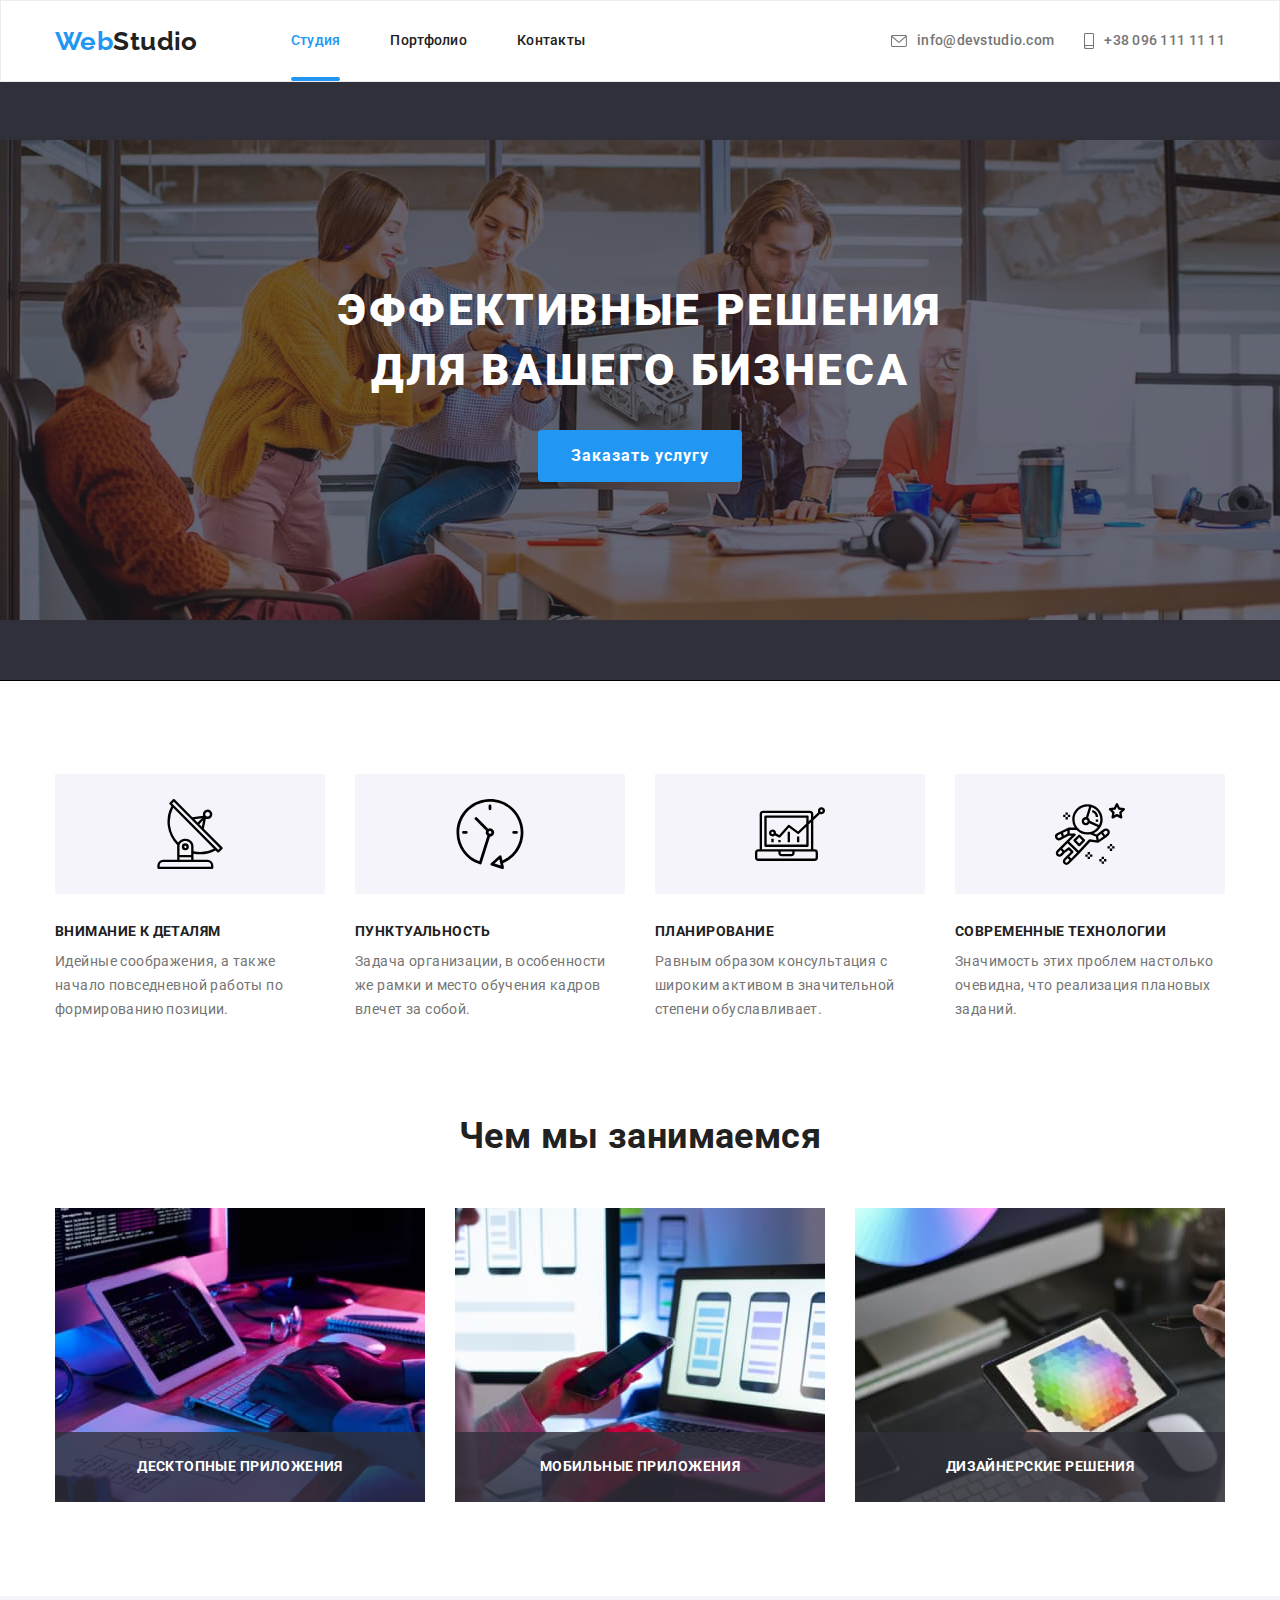
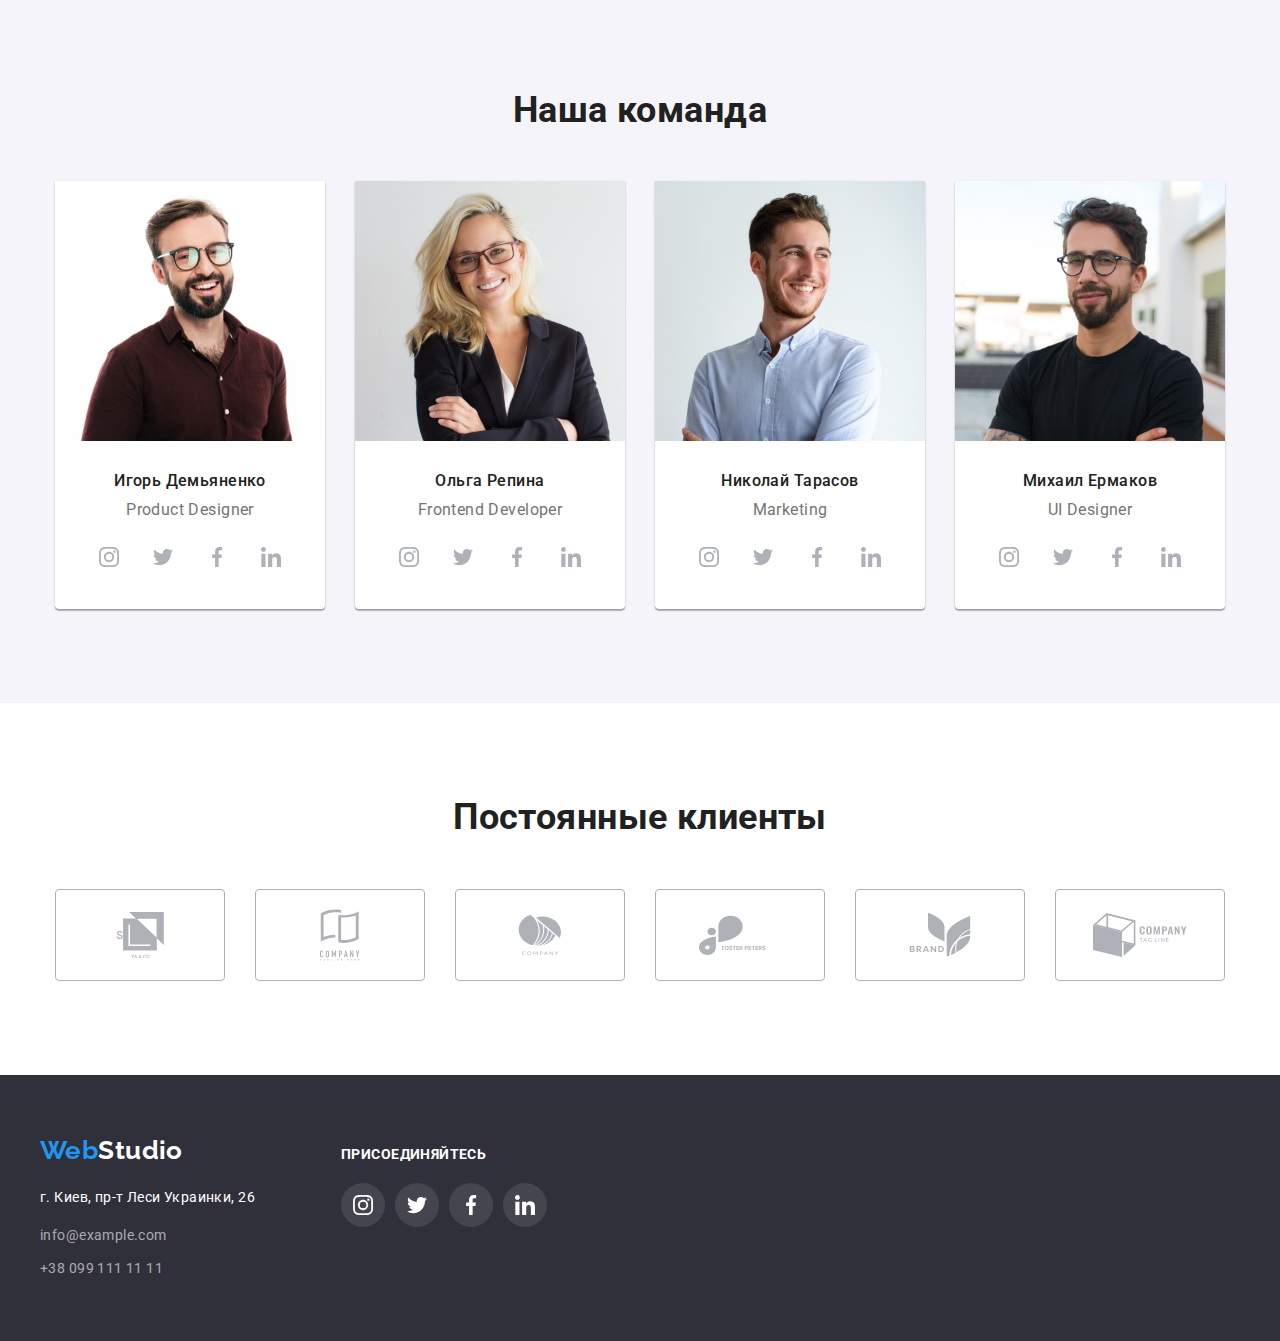
<file: index.html>
<!DOCTYPE html>
<html lang="ru">
  <head>
    <meta charset="UTF-8" />
    <meta http-equiv="X-UA-Compatible" content="IE=edge" />
    <meta name="viewport" content="width=device-width, initial-scale=1.0" />
    <title>Студия</title>
    <link rel="preconnect" href="https://fonts.gstatic.com" />
    <link
      href="https://fonts.googleapis.com/css2?family=Raleway:wght@700&family=Roboto:wght@400;500;700;900&display=swap"
      rel="stylesheet"
    />
    <link
      rel="stylesheet"
      href="https://cdnjs.cloudflare.com/ajax/libs/modern-normalize/1.0.0/modern-normalize.min.css"
    />
    <link rel="stylesheet" href="./css/styles.css" />
  </head>
  <body>
    <!-- Шапка сайта -->
    <header class="page-header">
      <div class="container main-nav">
        <a href="/" class="logo"> <span class="logo-accent">Web</span>Studio</a>
        <nav>
          <ul class="site-nav list">
            <li class="item"><a href="#" class="link current">Студия</a></li>
            <li class="item"><a href="./portfolio.html" class="link">Портфолио</a></li>
            <li class="item"><a href="#" class="link">Контакты</a></li>
          </ul>
        </nav>

        <ul class="contacts-nav list">
          <li class="item">
            <a href="mailto:info@devstudio.com" class="link">
              <svg class="icon-contact" width="16" height="12">
                <use href="./images/icons.svg#icon-envelope"></use>
              </svg>
              info@devstudio.com
            </a>
          </li>
          <li class="item">
            <a href="tel:+380961111111 " class="link">
              <svg class="icon-contact" width="10" height="16">
                <use href="./images/icons.svg#icon-smartphone"></use>
              </svg>
              +38 096 111 11 11
            </a>
          </li>
        </ul>
      </div>
    </header>

    <main>
      <!-- Герой -->
      <section class="hero overlya">
        <div class="container">
          <h1 class="hero-title">Эффективные решения<br />для вашего бизнеса</h1>
          <button type="button" class="button primary" data-modal-open>Заказать услугу</button>
        </div>
      </section>

      <!-- Модальное окно -->
      <div class="backdrop is-hidden" data-modal>
        <div class="modal">
          <button type="button" class="modal-button" data-modal-close>
            <svg class="modal-close" width="18" height="18">
              <use href="./images/icons.svg#icon-modal-close"></use>
            </svg>
          </button>
        </div>
      </div>

      <!-- Преимущества -->
      <section class="section">
        <div class="container">
          <h2 class="section-title visually-hidden">Преимущества</h2>
          <ul class="feature-list list">
            <li class="item">
              <div class="features-icons-list">
                <svg class="feature-icon" width="70" height="70">
                  <use href="./images/icons.svg#icon-antenna"></use>
                </svg>
              </div>
              <h3 class="title">Внимание к деталям</h3>
              <p>
                Идейные соображения, а также начало повседневной работы по формированию позиции.
              </p>
            </li>
            <li class="item">
              <div class="features-icons-list">
                <svg class="feature-icon" width="70" height="70">
                  <use href="./images/icons.svg#icon-clock"></use>
                </svg>
              </div>
              <h3 class="title">Пунктуальность</h3>
              <p>
                Задача организации, в особенности же рамки и место обучения кадров влечет за собой.
              </p>
            </li>
            <li class="item">
              <div class="features-icons-list">
                <svg class="feature-icon" width="70" height="70">
                  <use href="./images/icons.svg#icon-diagram"></use>
                </svg>
              </div>
              <h3 class="title">Планирование</h3>
              <p>
                Равным образом консультация с широким активом в значительной степени обуславливает.
              </p>
            </li>
            <li class="item">
              <div class="features-icons-list">
                <svg class="feature-icon" width="70" height="70">
                  <use href="./images/icons.svg#icon-astronaut"></use>
                </svg>
              </div>
              <h3 class="title">Современные технологии</h3>
              <p>Значимость этих проблем настолько очевидна, что реализация плановых заданий.</p>
            </li>
          </ul>
        </div>
      </section>

      <!-- Примеры работ -->
      <section class="section no-padding">
        <div class="container">
          <h2 class="section-title">Чем мы занимаемся</h2>

          <ul class="work-list list">
            <li class="item">
              <div class="works-thumb">
                <img src="./images/box(1).jpg" alt="Рабочее место" width="370" />
                <p class="overlay-label">Десктопные приложения</p>
              </div>
            </li>
            <li class="item">
              <div class="works-thumb">
                <img src="./images/box(2).jpg" alt="ноутбук с телефоном" width="370" />
                <p class="overlay-label">Мобильные приложения</p>
              </div>
            </li>
            <li class="item">
              <div class="works-thumb">
                <img src="./images/box(3).jpg" alt="планшет" width="370" />
                <p class="overlay-label">Дизайнерские решения</p>
              </div>
            </li>
          </ul>
        </div>
      </section>

      <!--Команда  -->
      <section class="section works">
        <div class="container">
          <h2 class="section-title">Наша команда</h2>
          <ul class="team-list list">
            <li class="item">
              <img src="./images/teamcard1.jpg" alt="Игорь Демьяненко" width="270" />
              <div class="card-team">
                <h3 class="title">Игорь Демьяненко</h3>
                <p>Product Designer</p>
                <ul class="socials list">
                  <li class="social-item">
                    <a href="#" class="social-link">
                      <svg class="social-icon" width="20" height="20">
                        <use href="./images/icons.svg#icon-instagram"></use>
                      </svg>
                    </a>
                  </li>
                  <li class="social-item">
                    <a href="#" class="social-link">
                      <svg class="social-icon" width="20" height="20">
                        <use href="./images/icons.svg#icon-twitter"></use>
                      </svg>
                    </a>
                  </li>
                  <li class="social-item">
                    <a href="#" class="social-link">
                      <svg class="social-icon" width="20" height="20">
                        <use href="./images/icons.svg#icon-facebook"></use>
                      </svg>
                    </a>
                  </li>
                  <li class="social-item">
                    <a href="#" class="social-link">
                      <svg class="social-icon" width="20" height="20">
                        <use href="./images/icons.svg#icon-linkedin"></use>
                      </svg>
                    </a>
                  </li>
                </ul>
              </div>
            </li>

            <li class="item">
              <img src="./images/teamcard2.jpg" alt="Ольга Репина" width="270" />
              <div class="card-team">
                <h3 class="title">Ольга Репина</h3>
                <p>Frontend Developer</p>
                <ul class="socials list">
                  <li class="social-item">
                    <a href="#" class="social-link">
                      <svg class="social-icon" width="20" height="20">
                        <use href="./images/icons.svg#icon-instagram"></use>
                      </svg>
                    </a>
                  </li>
                  <li class="social-item">
                    <a href="#" class="social-link">
                      <svg class="social-icon" width="20" height="20">
                        <use href="./images/icons.svg#icon-twitter"></use>
                      </svg>
                    </a>
                  </li>
                  <li class="social-item">
                    <a href="#" class="social-link">
                      <svg class="social-icon" width="20" height="20">
                        <use href="./images/icons.svg#icon-facebook"></use>
                      </svg>
                    </a>
                  </li>
                  <li class="social-item">
                    <a href="#" class="social-link">
                      <svg class="social-icon" width="20" height="20">
                        <use href="./images/icons.svg#icon-linkedin"></use>
                      </svg>
                    </a>
                  </li>
                </ul>
              </div>
            </li>
            <li class="item">
              <img src="./images/teamcard3.jpg" alt="Николай Тарасов" width="270" />
              <div class="card-team">
                <h3 class="title">Николай Тарасов</h3>
                <p>Marketing</p>
                <ul class="socials list">
                  <li class="social-item">
                    <a href="#" class="social-link">
                      <svg class="social-icon" width="20" height="20">
                        <use href="./images/icons.svg#icon-instagram"></use>
                      </svg>
                    </a>
                  </li>
                  <li class="social-item">
                    <a href="#" class="social-link">
                      <svg class="social-icon" width="20" height="20">
                        <use href="./images/icons.svg#icon-twitter"></use>
                      </svg>
                    </a>
                  </li>
                  <li class="social-item">
                    <a href="#" class="social-link">
                      <svg class="social-icon" width="20" height="20">
                        <use href="./images/icons.svg#icon-facebook"></use>
                      </svg>
                    </a>
                  </li>
                  <li class="social-item">
                    <a href="#" class="social-link">
                      <svg class="social-icon" width="20" height="20">
                        <use href="./images/icons.svg#icon-linkedin"></use>
                      </svg>
                    </a>
                  </li>
                </ul>
              </div>
            </li>
            <li class="item">
              <img src="./images/teamcard4.jpg" alt="Михаил Ермаков" width="270" />
              <div class="card-team">
                <h3 class="title">Михаил Ермаков</h3>
                <p>UI Designer</p>
                <ul class="socials list">
                  <li class="social-item">
                    <a href="#" class="social-link">
                      <svg class="social-icon" width="20" height="20">
                        <use href="./images/icons.svg#icon-instagram"></use>
                      </svg>
                    </a>
                  </li>
                  <li class="social-item">
                    <a href="#" class="social-link">
                      <svg class="social-icon" width="20" height="20">
                        <use href="./images/icons.svg#icon-twitter"></use>
                      </svg>
                    </a>
                  </li>
                  <li class="social-item">
                    <a href="#" class="social-link">
                      <svg class="social-icon" width="20" height="20">
                        <use href="./images/icons.svg#icon-facebook"></use>
                      </svg>
                    </a>
                  </li>
                  <li class="social-item">
                    <a href="#" class="social-link">
                      <svg class="social-icon" width="20" height="20">
                        <use href="./images/icons.svg#icon-linkedin"></use>
                      </svg>
                    </a>
                  </li>
                </ul>
              </div>
            </li>
          </ul>
        </div>
      </section>
      <!-- Clients -->
      <section class="section">
        <div class="container">
          <h2 class="section-title">Постоянные клиенты</h2>

          <ul class="clients-list list">
            <li class="clients-item">
              <a href="#" class="clients-link"
                >s
                <svg class="client-icon" width="41" height="46.7">
                  <use href="./images/icons.svg#icon-group1"></use>
                </svg>
              </a>
            </li>
            <li class="clients-item">
              <a href="#" class="clients-link">
                <svg class="client-icon" width="40" height="52">
                  <use href="./images/icons.svg#icon-group2"></use>
                </svg>
              </a>
            </li>
            <li class="clients-item">
              <a href="#" class="clients-link">
                <svg class="client-icon" width="43.46" height="41.18">
                  <use href="./images/icons.svg#icon-group3"></use>
                </svg>
              </a>
            </li>
            <li class="clients-item">
              <a href="#" class="clients-link">
                <svg class="client-icon" width="84.44" height="40.62">
                  <use href="./images/icons.svg#icon-group4"></use>
                </svg>
              </a>
            </li>
            <li class="clients-item">
              <a href="#" class="clients-link">
                <svg class="client-icon" width="62.54" height="45.43">
                  <use href="./images/icons.svg#icon-group5"></use>
                </svg>
              </a>
            </li>
            <li class="clients-item">
              <a href="#" class="clients-link">
                <svg class="client-icon" width="93.79" height="49.93">
                  <use href="./images/icons.svg#icon-group6"></use>
                </svg>
              </a>
            </li>
          </ul>
        </div>
      </section>
    </main>

    <!-- Footer -->
    <footer class="footer">
      <div class="container footer-container">
        <div class="address-container list">
          <a href="/" class="logo-footer"><span class="logo-accent">Web</span>Studio</a>
          <address class="address">
            <ul class="address-list list">
              <li class="item"><p class="contact">г. Киев, пр-т Леси Украинки, 26</p></li>
              <li class="item">
                <a href="mailto:info@example.com" class="link">info@example.com</a>
              </li>
              <li class="item"><a href="tel:+380991111111" class="link">+38 099 111 11 11 </a></li>
            </ul>
          </address>
        </div>

        <div class="invitation-container">
          <b class="invitation-tittle">присоединяйтесь</b>
          <ul class="invitation-list list">
            <li class="invitation-item">
              <a href="#" class="invitation-link">
                <svg class="invitation-icon" width="20" height="20">
                  <use href="./images/icons.svg#icon-instagram"></use>
                </svg>
              </a>
            </li>
            <li class="invitation-item">
              <a href="#" class="invitation-link">
                <svg class="invitation-icon" width="20" height="20">
                  <use href="./images/icons.svg#icon-twitter"></use>
                </svg>
              </a>
            </li>
            <li class="invitation-item">
              <a href="#" class="invitation-link">
                <svg class="invitation-icon" width="20" height="20">
                  <use href="./images/icons.svg#icon-facebook"></use>
                </svg>
              </a>
            </li>
            <li class="invitation-item">
              <a href="#" class="invitation-link">
                <svg class="invitation-icon" width="20" height="20">
                  <use href="./images/icons.svg#icon-linkedin"></use>
                </svg>
              </a>
            </li>
          </ul>
        </div>
      </div>
    </footer>
    <script src="./js/modal.js"></script>
  </body>
</html>
</file>
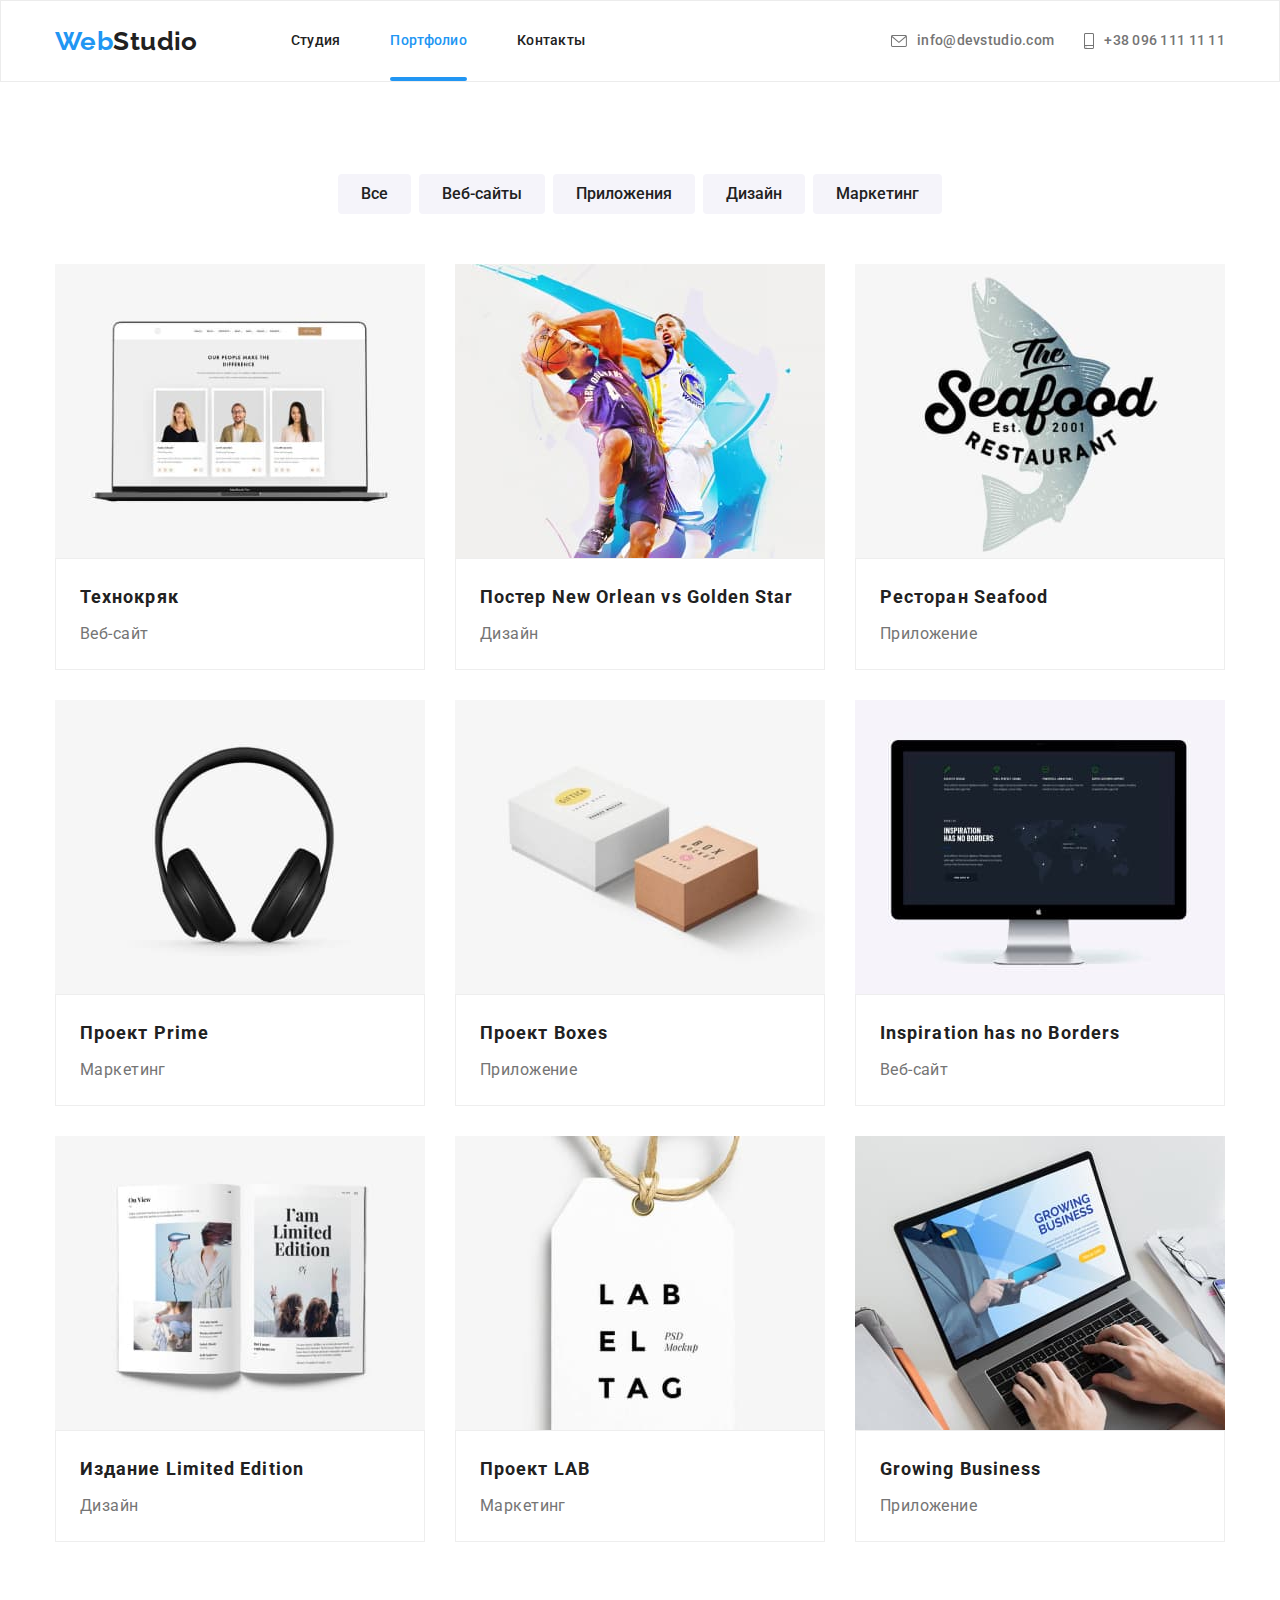
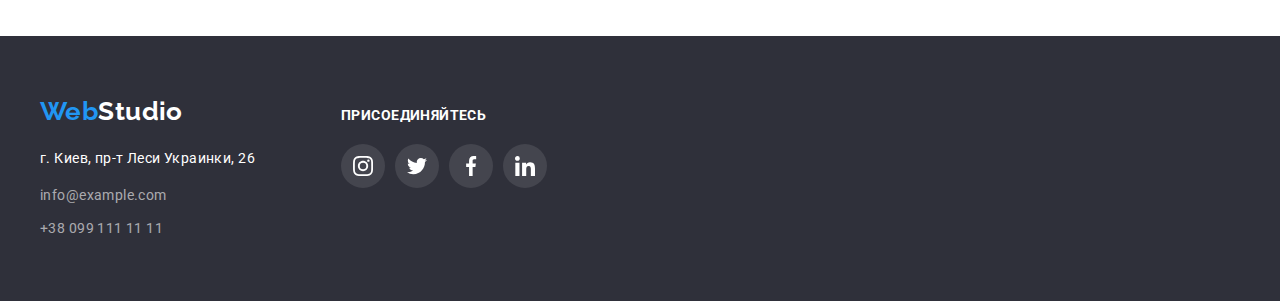
<file: portfolio.html>
<!DOCTYPE html>
<html lang="ru">
  <head>
    <meta charset="UTF-8" />
    <meta http-equiv="X-UA-Compatible" content="IE=edge" />
    <meta name="viewport" content="width=device-width, initial-scale=1.0" />
    <title>Портфолио</title>
    <link rel="preconnect" href="https://fonts.gstatic.com" />
    <link
      href="https://fonts.googleapis.com/css2?family=Raleway:wght@700&family=Roboto:wght@400;500;700;900&display=swap"
      rel="stylesheet"
    />
    <link
      rel="stylesheet"
      href="https://cdnjs.cloudflare.com/ajax/libs/modern-normalize/1.0.0/modern-normalize.min.css"
    />
    <link rel="stylesheet" href="./css/styles.css" />
  </head>

  <body>
    <!-- Шапка сайта -->
    <header class="page-header">
      <div class="container main-nav">
        <a href="/" class="logo"> <span class="logo-accent">Web</span>Studio</a>
        <nav>
          <ul class="site-nav list">
            <li class="item"><a href="index.html" class="link">Студия</a></li>
            <li class="item"><a href="./portfolio.html" class="link current">Портфолио</a></li>
            <li class="item"><a href="#" class="link">Контакты</a></li>
          </ul>
        </nav>

        <ul class="contacts-nav list">
          <li class="item">
            <a href="mailto:info@devstudio.com" class="link">
              <svg class="icon-contact" width="16" height="12">
                <use href="./images/icons.svg#icon-envelope"></use>
              </svg>
              info@devstudio.com
            </a>
          </li>
          <li class="item">
            <a href="tel:+380961111111 " class="link">
              <svg class="icon-contact" width="10" height="16">
                <use href="./images/icons.svg#icon-smartphone"></use>
              </svg>
              +38 096 111 11 11
            </a>
          </li>
        </ul>
      </div>
    </header>

    <main>
      <!--Портфолио-->
      <section class="portfolio-nav section">
        <div class="container">
          <h1 class="portfolio-title visually-hidden">Портфолио</h1>
          <ul class="filter-container list">
            <li class="item">
              <button type="button" class="button portfolio">Все</button>
            </li>
            <li class="item">
              <button type="button" class="button portfolio">Веб-сайты</button>
            </li>
            <li class="item">
              <button type="button" class="button portfolio">Приложения</button>
            </li>
            <li class="item">
              <button type="button" class="button portfolio">Дизайн</button>
            </li>
            <li class="item">
              <button type="button" class="button portfolio">Маркетинг</button>
            </li>
          </ul>
        </div>
        <div class="container">
          <ul class="project-container list">
            <li class="project-element">
              <a href="#" class="project-link">
                <div class="project-thumb">
                  <img src="./images/project1.jpg" alt="Ноутбук" width="370" />
                  <p class="overlay">
                    Технокряк это современная площадка распространения коронавируса. Компании
                    используют эту платформу для цифрового шпионажа и атак на защищённые сервера
                    конкурентов.Технокряк это современная площадка распространения коронавируса.
                    Компании используют эту платформу для цифрового шпионажа и атак на защищённые
                    сервера конкурентов.
                  </p>
                </div>
                <div class="card-content">
                  <h2 class="card-title">Технокряк</h2>
                  <p class="card-text">Веб-сайт</p>
                </div>
              </a>
            </li>
            <li class="project-element">
              <a href="#" class="project-link">
                <div class="project-thumb">
                  <img src="./images/project2.jpg" alt="Два баскетболиста" width="370" />
                  <p class="overlay">
                    Технокряк это современная площадка распространения коронавируса. Компании
                    используют эту платформу для цифрового шпионажа и атак на защищённые сервера
                    конкурентов.Технокряк это современная площадка распространения коронавируса.
                    Компании используют эту платформу для цифрового шпионажа и атак на защищённые
                    сервера конкурентов.
                  </p>
                </div>
                <div class="card-content">
                  <h2 class="card-title">Постер New Orlean vs Golden Star</h2>
                  <p class="card-text">Дизайн</p>
                </div>
              </a>
            </li>
            <li class="project-element">
              <a href="#" class="project-link">
                <div class="project-thumb">
                  <img src="./images/project3.jpg" alt="Название ресторана" width="370" />
                  <p class="overlay">
                    Технокряк это современная площадка распространения коронавируса. Компании
                    используют эту платформу для цифрового шпионажа и атак на защищённые сервера
                    конкурентов.Технокряк это современная площадка распространения коронавируса.
                    Компании используют эту платформу для цифрового шпионажа и атак на защищённые
                    сервера конкурентов.
                  </p>
                </div>
                <div class="card-content">
                  <h2 class="card-title">Ресторан Seafood</h2>
                  <p class="card-text">Приложение</p>
                </div>
              </a>
            </li>
            <li class="project-element">
              <a href="#" class="project-link">
                <div class="project-thumb">
                  <img src="./images/project4.jpg" alt="Наушники" width="370" />
                  <p class="overlay">
                    Технокряк это современная площадка распространения коронавируса. Компании
                    используют эту платформу для цифрового шпионажа и атак на защищённые сервера
                    конкурентов.Технокряк это современная площадка распространения коронавируса.
                    Компании используют эту платформу для цифрового шпионажа и атак на защищённые
                    сервера конкурентов.
                  </p>
                </div>
                <div class="card-content">
                  <h2 class="card-title">Проект Prime</h2>
                  <p class="card-text">Маркетинг</p>
                </div>
              </a>
            </li>
            <li class="project-element">
              <a href="#" class="project-link">
                <div class="project-thumb">
                  <img src="./images/project5.jpg" alt="2 коробки" width="370" />
                  <p class="overlay">
                    Технокряк это современная площадка распространения коронавируса. Компании
                    используют эту платформу для цифрового шпионажа и атак на защищённые сервера
                    конкурентов.Технокряк это современная площадка распространения коронавируса.
                    Компании используют эту платформу для цифрового шпионажа и атак на защищённые
                    сервера конкурентов.
                  </p>
                </div>
                <div class="card-content">
                  <h2 class="card-title">Проект Boxes</h2>
                  <p class="card-text">Приложение</p>
                </div>
              </a>
            </li>
            <li class="project-element">
              <a href="#" class="project-link">
                <div class="project-thumb">
                  <img src="./images/project6.jpg" alt="Монитор" width="370" />
                  <p class="overlay">
                    Технокряк это современная площадка распространения коронавируса. Компании
                    используют эту платформу для цифрового шпионажа и атак на защищённые сервера
                    конкурентов.Технокряк это современная площадка распространения коронавируса.
                    Компании используют эту платформу для цифрового шпионажа и атак на защищённые
                    сервера конкурентов.
                  </p>
                </div>
                <div class="card-content">
                  <h2 class="card-title">Inspiration has no Borders</h2>
                  <p class="card-text">Веб-сайт</p>
                </div>
              </a>
            </li>
            <li class="project-element">
              <a href="#" class="project-link">
                <div class="project-thumb">
                  <img src="./images/project7.jpg" alt="Открытая книга" width="370" />
                  <p class="overlay">
                    Технокряк это современная площадка распространения коронавируса. Компании
                    используют эту платформу для цифрового шпионажа и атак на защищённые сервера
                    конкурентов.Технокряк это современная площадка распространения коронавируса.
                    Компании используют эту платформу для цифрового шпионажа и атак на защищённые
                    сервера конкурентов.
                  </p>
                </div>
                <div class="card-content">
                  <h2 class="card-title">Издание Limited Edition</h2>
                  <p class="card-text">Дизайн</p>
                </div>
              </a>
            </li>
            <li class="project-element">
              <a href="#" class="project-link">
                <div class="project-thumb">
                  <img src="./images/project8.jpg" alt="Бирка" width="370" />
                  <p class="overlay">
                    Технокряк это современная площадка распространения коронавируса. Компании
                    используют эту платформу для цифрового шпионажа и атак на защищённые сервера
                    конкурентов.Технокряк это современная площадка распространения коронавируса.
                    Компании используют эту платформу для цифрового шпионажа и атак на защищённые
                    сервера конкурентов.
                  </p>
                </div>
                <div class="card-content">
                  <h2 class="card-title">Проект LAB</h2>
                  <p class="card-text">Маркетинг</p>
                </div>
              </a>
            </li>
            <li class="project-element">
              <a href="#" class="project-link">
                <div class="project-thumb">
                  <img src="./images/project9.jpg" alt="Ноутбук" width="370" />
                  <p class="overlay">
                    Технокряк это современная площадка распространения коронавируса. Компании
                    используют эту платформу для цифрового шпионажа и атак на защищённые сервера
                    конкурентов.Технокряк это современная площадка распространения коронавируса.
                    Компании используют эту платформу для цифрового шпионажа и атак на защищённые
                    сервера конкурентов63з
                  </p>
                </div>
                <div class="card-content">
                  <h2 class="card-title">Growing Business</h2>
                  <p class="card-text">Приложение</p>
                </div>
              </a>
            </li>
          </ul>
        </div>
      </section>
    </main>
    <!-- Footer -->
    <footer class="footer">
      <div class="container footer-container">
        <div class="address-container list">
          <a href="/" class="logo-footer"><span class="logo-accent">Web</span>Studio</a>
          <address class="address">
            <ul class="address-list list">
              <li class="item"><p class="contact">г. Киев, пр-т Леси Украинки, 26</p></li>
              <li class="item">
                <a href="mailto:info@example.com" class="link">info@example.com</a>
              </li>
              <li class="item"><a href="tel:+380991111111" class="link">+38 099 111 11 11 </a></li>
            </ul>
          </address>
        </div>

        <div class="invitation-container">
          <b class="invitation-tittle">присоединяйтесь</b>
          <ul class="invitation-list list">
            <li class="invitation-item">
              <a href="#" class="invitation-link">
                <svg class="invitation-icon" width="20" height="20">
                  <use href="./images/icons.svg#icon-instagram"></use>
                </svg>
              </a>
            </li>
            <li class="invitation-item">
              <a href="#" class="invitation-link">
                <svg class="invitation-icon" width="20" height="20">
                  <use href="./images/icons.svg#icon-twitter"></use>
                </svg>
              </a>
            </li>
            <li class="invitation-item">
              <a href="#" class="invitation-link">
                <svg class="invitation-icon" width="20" height="20">
                  <use href="./images/icons.svg#icon-facebook"></use>
                </svg>
              </a>
            </li>
            <li class="invitation-item">
              <a href="#" class="invitation-link">
                <svg class="invitation-icon" width="20" height="20">
                  <use href="./images/icons.svg#icon-linkedin"></use>
                </svg>
              </a>
            </li>
          </ul>
        </div>
      </div>
    </footer>
  </body>
</html>
</file>
<file: css/styles.css>
html {
  box-sizing: border-box;
}

*,
*::before,
*::after {
  box-sizing: inherit;
}

:root {
  --primary-text-color: #757575;
  --title-text-color: #212121;
  --accent-color: #2196f3;
  --primary-white-color: #ffffff;

  --second-background: #f5f4fa;
  --footer-bg-color: #2f303a;
  --address-link-color: rgba(255, 255, 255, 0.6);
  --bt-hover-color: #188ce8;

  --header-border-color: #ececec;
  --card-border-color: #eeeeee;

  --social-icon-color: #afb1b8;
  --bgfooter-icon-color: rgba(255, 255, 255, 0.1);

  --portfolio-card-hover: rgba(33, 150, 243, 0.9);
  --bgcolor-modal-window: rgba(0, 0, 0, 0.2);

  --modal-close-icon: rgba(0, 0, 0, 0.1);

  --timing-function: cubic-bezier(0.4, 0, 0.2, 1);

  --works-label-color: rgba(47, 48, 58, 0.8);
}

body {
  padding-top: 80px;
  background-color: var(--primary-white-color);
  color: var(--primary-text-color);

  font-family: Roboto, sans-serif;
  font-weight: 400;
  font-size: 14px;
  line-height: 1.71;
  letter-spacing: 0.03em;
}

/* Утилиты */
a {
  text-decoration: none;
}

.list {
  margin: 0;
  padding: 0;

  list-style: none;
}

img {
  display: block;
  max-width: 100%;
  height: auto;
}

/* Container */
.container {
  width: 1200px;
  margin-left: auto;
  margin-right: auto;
  padding-left: 15px;
  padding-right: 15px;
}

/* Page header */
.page-header {
  position: fixed;
  width: 100%;
  top: 0;
  left: 0;
  z-index: 1;
  background-color: var(--primary-white-color);
  border: 1px solid var(--header-border-color);
}

/* Main-nav */
.main-nav {
  display: flex;
  align-items: center;
}

/* Logo */
.logo {
  color: var(--title-text-color);

  font-family: Raleway, sans-serif;
  font-weight: 700;
  font-size: 26px;
  line-height: 1.19;

  transition: color 250ms;
}

.logo:focus {
  color: var(--accent-color);
}
.logo-accent {
  color: var(--accent-color);
}

/* Site nav */

.site-nav {
  display: flex;
  margin-left: 93px;
}

.site-nav .item:not(:last-child) {
  margin-right: 50px;
}

.site-nav .link {
  display: block;
  padding-top: 32px;
  padding-bottom: 32px;

  color: var(--title-text-color);
  font-weight: 500;
  font-size: 14px;
  line-height: 1.14;
  letter-spacing: 0.02em;

  transition: color 250ms var(--timing-function), background-color 250ms var(--timing-function);
}

.site-nav .link:hover,
.site-nav .link:focus,
.site-nav .link.current {
  color: var(--accent-color);
}

.current {
  position: relative;
}

.current::after {
  position: absolute;
  left: 0;
  bottom: 0;

  content: '';
  display: block;
  width: 100%;
  height: 4px;
  border-radius: 2px;
  background-color: var(--accent-color);
}

/* Contacts-nav */
.contacts-nav {
  display: flex;
  margin-left: auto;
}

.contacts-nav .item + .item {
  margin-left: 30px;
}

.contacts-nav .link {
  display: flex;
  align-items: center;
  padding-top: 32px;
  padding-bottom: 32px;

  color: var(--primary-text-color);
  font-weight: 500;
  font-size: 14px;
  line-height: 1.14;
  letter-spacing: 0.02em;
  transition: color 250ms var(--timing-function);
}

.contacts-nav .link:hover,
.contacts-nav .link:focus {
  color: var(--accent-color);
}
.icon-contact {
  fill: currentColor;
  margin-right: 10px;
}

/* Hero */

.hero {
  padding-top: 200px;
  padding-bottom: 200px;
  text-align: center;

  background-color: var(--footer-bg-color);
}
.hero-title {
  margin-top: 0;
  margin-bottom: 30px;

  color: var(--primary-white-color);

  font-weight: 900;
  font-size: 44px;
  line-height: 1.364;
  letter-spacing: 0.06em;
  text-transform: uppercase;
}
/* Modal window */
.backdrop {
  position: fixed;
  top: 0;
  left: 0;
  width: 100%;
  height: 100%;

  z-index: 1;
  background-color: var(--bgcolor-modal-window);

  opacity: 1;
  transition: opacity 250ms var(--timing-function);
}
.backdrop.is-hidden {
  visibility: hidden;
  opacity: 0;
  pointer-events: none;
}
.backdrop.is-hidden .modal {
  transform: translate(-50%, -50%) scale(0.9);
}

.modal {
  position: absolute;
  top: 50%;
  left: 50%;

  transform: translate(-50%, -50%) scale(1);
  transition: transform 250ms var(--timing-function);

  min-width: 528px;
  min-height: 581px;

  box-shadow: 0px 1px 3px rgba(0, 0, 0, 0.12), 0px 1px 1px rgba(0, 0, 0, 0.14),
    0px 2px 1px rgba(0, 0, 0, 0.2);
  border-radius: 4px;

  background-color: var(--primary-white-color);
}

.modal-button {
  position: absolute;
  top: 8px;
  right: 8px;

  width: 30px;
  height: 30px;

  display: flex;
  justify-content: center;
  align-items: center;
  border: 1px solid var(--modal-close-icon);
  border-radius: 50%;
  cursor: pointer;

  background-color: var(--primary-white-color);
}

/* Overlya */

.overlya {
  max-width: 1600px;
  height: 600px;
  margin-left: auto;
  margin-right: auto;
  outline: 1px solid #000000;
  background-image: linear-gradient(rgba(47, 48, 58, 0.4), rgba(47, 48, 58, 0.4)),
    url(../images/bg.jpg);
  background-size: contain;
  background-position: center;
  background-repeat: no-repeat;
}

/* Feature */
.visually-hidden {
  position: absolute;
  width: 1px;
  height: 1px;
  margin: -1px;
  border: 0;
  padding: 0;

  clip-path: inset(100%);
  clip: rect(0 0 0 0);
  overflow: hidden;
}

.feature-list {
  display: flex;
  justify-content: space-between;
}

.feature-list .item {
  flex-basis: calc((100% - 90px) / 4);
  margin-right: 30px;
}
.feature-list .item:nth-child(4) {
  margin-right: 0;
}

.feature-list .title {
  margin-top: 0;
  margin-bottom: 10px;

  color: var(--title-text-color);
  font-weight: 700;
  font-size: 14px;
  line-height: 1.14;
  text-transform: uppercase;
}
.feature-list p {
  margin-bottom: 0;
  margin-top: 0;
}
.features-icons-list {
  display: flex;
  justify-content: center;
  align-items: center;
  width: 270px;
  height: 120px;
  background-color: var(--second-background);
  margin-bottom: 30px;
}

/* Section */
.section {
  padding-top: 94px;
  padding-bottom: 94px;
}
.section.no-padding {
  padding-top: 0;
}

.section-title {
  color: var(--title-text-color);
  margin-top: 0;
  margin-bottom: 50px;

  font-weight: 700;
  font-size: 36px;
  line-height: 1.16;
  text-align: center;
}

/* Work  */

.work-list {
  display: flex;

  justify-content: center;
}

.work-list .item {
  flex-basis: calc((100% - 60px) / 3);
  margin-right: 30px;
}
.work-list .item:nth-child(3) {
  margin-right: 0;
}

.works-thumb {
  position: relative;
}

.overlay-label {
  position: absolute;
  left: 0;
  bottom: 0;
  width: 370px;
  height: 70px;

  padding: 27px 0;
  margin: 0;

  text-align: center;
  font-weight: 700;
  font-size: 14px;
  line-height: 1.14;
  text-transform: uppercase;

  color: var(--primary-white-color);
  background-color: var(--works-label-color);
}

/* Team */

.team-list {
  display: flex;
  justify-content: space-between;
  text-align: center;
}

.team-list .item {
  flex-basis: calc((100% - 90px) / 4);
  margin-right: 30px;

  background-color: var(--primary-white-color);
  border-radius: 0px 0px 4px 4px;
  box-shadow: 0px 1px 3px rgba(0, 0, 0, 0.12), 0px 1px 1px rgba(0, 0, 0, 0.14),
    0px 2px 1px rgba(0, 0, 0, 0.2);
}
.team-list .item:nth-child(4) {
  margin-right: 0;
}

.card-team {
  padding: 30px 0;
}

.team-list .title {
  margin-bottom: 10px;
  margin-top: 0;

  color: var(--title-text-color);

  font-weight: 500;
  font-size: 16px;
  line-height: 1.19;
}
.team-list p {
  margin-top: 0;
  margin-bottom: 16px;
  font-size: 16px;
  line-height: 1.19;
}

.socials {
  display: flex;
  justify-content: center;
}

.social-link {
  display: flex;
  justify-content: center;
  align-items: center;
  width: 44px;
  height: 44px;

  border-radius: 50%;
  color: var(--social-icon-color);
  background-color: var(--primary-white-color);

  transition: color 250ms var(--timing-function), background-color 250ms var(--timing-function);
}
.social-link:hover,
.social-link:focus {
  color: var(--primary-white-color);
  background-color: var(--accent-color);
}
.social-item:not(:last-child) {
  margin-right: 10px;
}

.social-icon {
  fill: currentColor;
}

/* Works */
.works {
  background-color: var(--second-background);
}

/* Clients */

.clients-list {
  display: flex;
  margin-top: 0;
  margin-bottom: 0;
}
.clients-link {
  display: flex;
  justify-content: center;
  align-items: center;

  width: 170px;
  height: 92px;

  color: var(--social-icon-color);
  border: 1px solid var(--social-icon-color);
  border-radius: 4px;

  transition: color 250ms var(--timing-function);
}

.clients-link:hover,
.clients-link:focus {
  color: var(--accent-color);
  border: 1px solid var(--accent-color);
}

.client-icon {
  fill: currentColor;
}

.clients-item:not(:last-child) {
  margin-right: 30px;
}

/* flex-basis: calc((100% -150px) / 6);
margin-right: 30px; */

/* Button */

.button {
  display: inline-block;
  border-radius: 4px;
  border: 1px solid transparent;

  font-family: inherit;
  cursor: pointer;
  text-align: center;
  text-decoration: none;
}
.button.primary {
  padding: 10px 32px;
  min-width: 200px;

  color: var(--primary-white-color);
  background-color: var(--accent-color);
  font-weight: 700;
  font-size: 16px;
  line-height: 1.87;
  letter-spacing: 0.06em;

  transition: background-color 250ms var(--timing-function);
}

.button.primary:hover {
  background-color: var(--bt-hover-color);
}

.button.portfolio {
  padding: 6px 22px;
  min-width: 73px;

  color: var(--title-text-color);
  background-color: var(--second-background);
  font-weight: 500;
  font-size: 16px;
  line-height: 1.62;

  transition: color 250ms var(--timing-function), background-color 250ms var(--timing-function);
}
.button.portfolio:hover,
.button.portfolio:focus {
  color: var(--primary-white-color);
  background-color: var(--accent-color);
}

/* Footer */

.footer {
  background-color: var(--footer-bg-color);
}
.footer-container {
  display: flex;
  align-items: baseline;
  padding: 60px 0;
}

.logo-footer {
  display: block;
  margin-bottom: 20px;
  width: 145px;

  color: var(--primary-white-color);
  font-family: Raleway, sans-serif;
  font-weight: 700;
  font-size: 26px;
  line-height: 1.19;

  transition: color 250ms var(--timing-function);
}

.logo-footer:focus {
  color: var(--accent-color);
}

/* Address */

.address-container {
  margin-right: 70px;
}
.address {
  display: block;

  font-size: 14px;
  line-height: 1.71;
  font-style: normal;
}
.address-list {
  width: 231px;
}
.address-list .item:not(:last-child) {
  margin-bottom: 9px;
}

.contact {
  margin-top: 0;

  color: var(--primary-white-color);

  transition: color 250ms var(--timing-function);
}
.contact:hover,
.contact:focus {
  color: var(--accent-color);
}

.address .link {
  color: var(--address-link-color);

  transition: color 250ms var(--timing-function);
}
.address .link:hover,
.address .link:focus {
  color: var(--accent-color);
}

/* Invitation */

.invitation-tittle {
  display: block;
  margin-bottom: 20px;
  color: var(--primary-white-color);
  font-weight: 700;
  font-size: 14px;
  line-height: 1.14;
  letter-spacing: 0.03em;
  text-transform: uppercase;
}

.invitation-list {
  display: flex;
}
.invitation-item:not(:last-child) {
  margin-right: 10px;
}

.invitation-link {
  display: flex;
  justify-content: center;
  align-items: center;
  width: 44px;
  height: 44px;
  border-radius: 50%;

  color: var(--primary-white-color);
  background-color: var(--bgfooter-icon-color);

  transition: color 250ms var(--timing-function), background-color 250ms var(--timing-function);
}

.invitation-link:hover,
.invitation-link:focus {
  background-color: var(--accent-color);
}

.invitation-icon {
  fill: currentColor;
}

/* Portfolio */

.portfolio-nav {
  margin-top: 0;
}

.filter-container {
  display: flex;
  justify-content: center;
  margin-bottom: 50px;
}

.filter-container .item:not(:last-child) {
  margin-right: 8px;
}

.filter-container .item {
  transition: box-shadow 250ms var(--timing-function);
}
.filter-container .item:hover,
.filter-container .item:focus {
  box-shadow: 0px 3px 1px rgba(0, 0, 0, 0.1), 0px 1px 2px rgba(0, 0, 0, 0.08),
    0px 2px 2px rgba(0, 0, 0, 0.12);
}

.project-container {
  display: flex;
  flex-wrap: wrap;
}
.project-element {
  flex-basis: calc((100% - 60px) / 3);
  margin-right: 30px;
  margin-bottom: 30px;
}

.project-element:nth-child(3n) {
  margin-right: 0;
}

.project-element:nth-last-child(-n + 3) {
  margin-bottom: 0;
}

.project-link {
  display: block;
  transition: box-shadow 250ms var(--timing-function);
}
.project-link:hover,
.project-link:focus {
  box-shadow: 0px 1px 1px rgba(0, 0, 0, 0.12), 0px 4px 4px rgba(0, 0, 0, 0.06),
    1px 4px 6px rgba(0, 0, 0, 0.16);
}

.project-link:hover .overlay,
.project-link:focus .overlay {
  transform: translateY(0);
}

.project-thumb {
  position: relative;
  overflow: hidden;
}

.overlay {
  position: absolute;
  top: 0;
  left: 0;
  width: 100%;
  height: 100%;
  margin: 0;

  overflow-y: auto;

  display: flex;
  justify-content: center;
  align-items: start;
  padding: 63px 24px;

  transform: translateY(100%);
  transition: transform 250ms var(--timing-function);

  color: var(--primary-white-color);
  background-color: var(--portfolio-card-hover);
  font-size: 18px;
  line-height: 1.55;
}

.card-content {
  padding: 20px 24px;
  border: 1px solid var(--card-border-color);
  background-color: var(--primary-white-color);
}

.card-title {
  margin-bottom: 4px;
  margin-top: 0;

  color: var(--title-text-color);
  font-weight: 700;
  font-size: 18px;
  line-height: 2;
  letter-spacing: 0.06em;
}

.card-text {
  margin-top: 0;
  margin-bottom: 0;

  color: var(--primary-text-color);
  font-size: 16px;
  line-height: 1.87;
  text-decoration: none;
}
</file>
